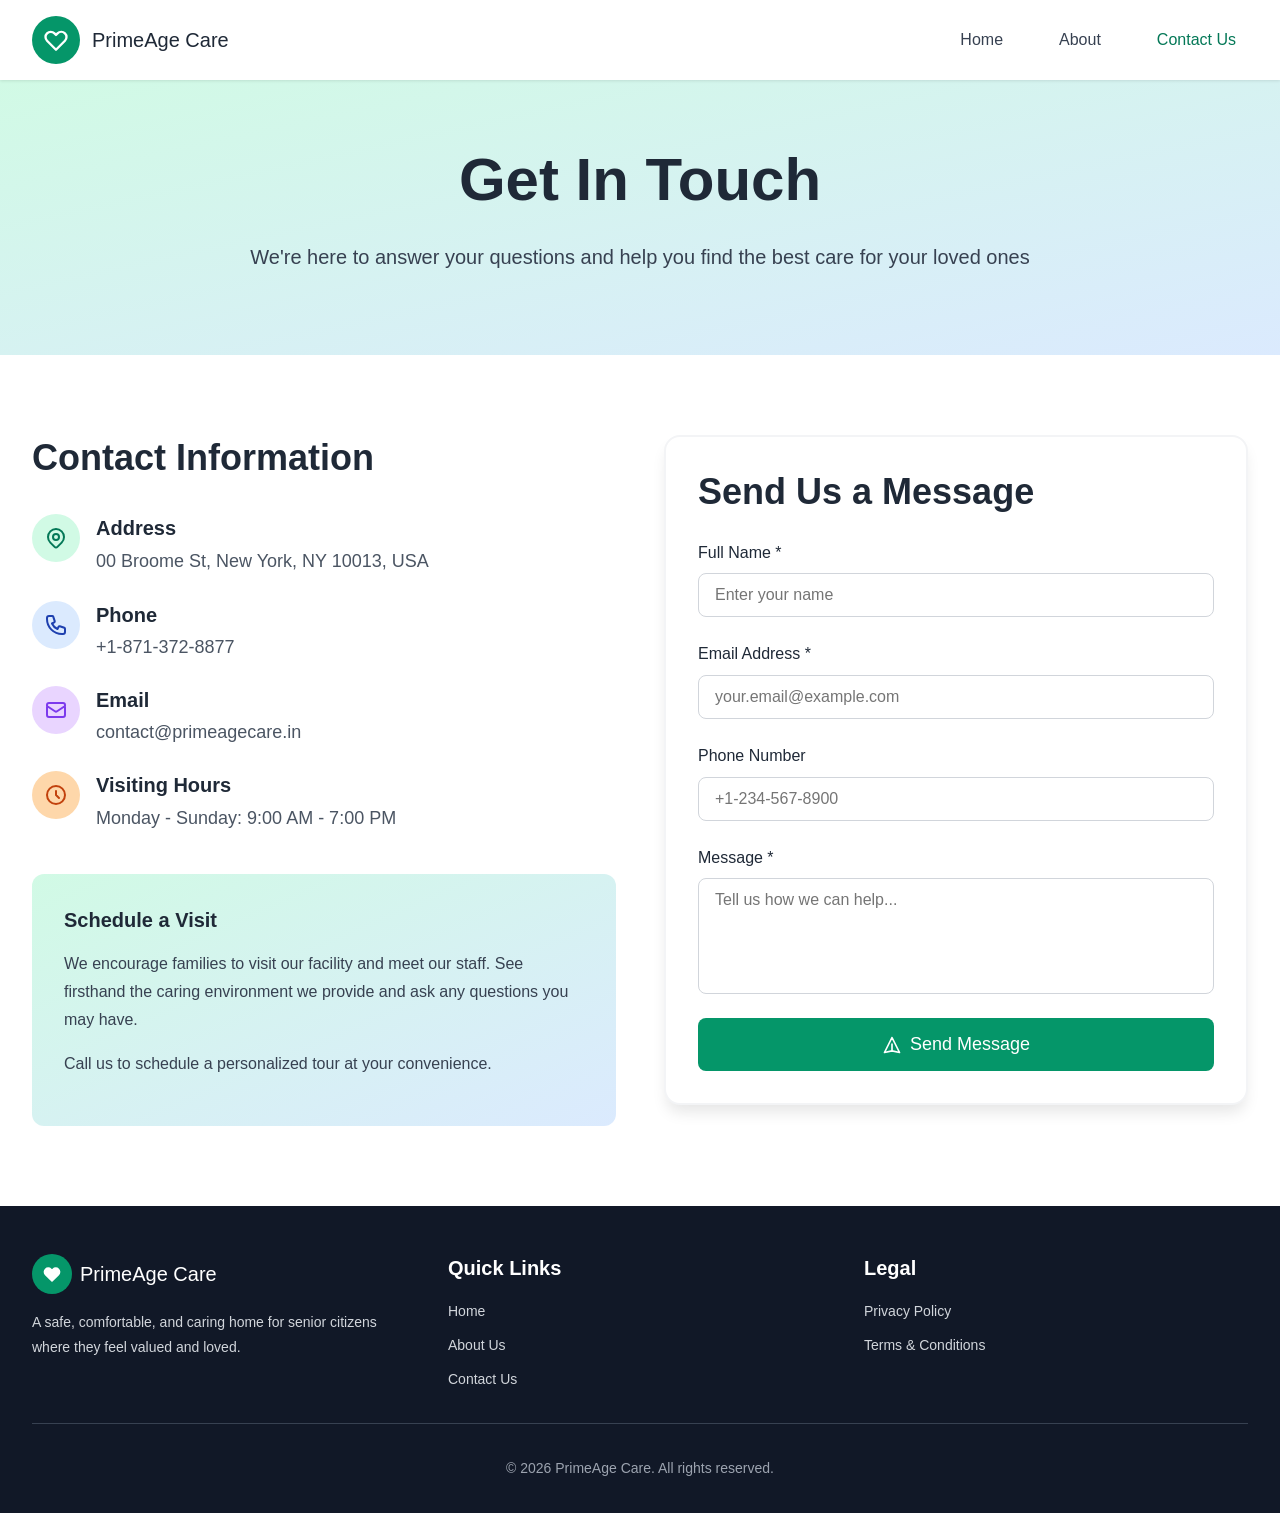
<file: contact.html>
<!DOCTYPE html>
<html lang="en">
<head>
    <meta charset="UTF-8">
    <meta name="viewport" content="width=device-width, initial-scale=1.0">
    <title>Contact Us - PrimeAge Care</title>
    <link rel="stylesheet" href="styles.css">
</head>
<body>
    <!-- Header -->
    <header class="header">
        <div class="container">
            <div class="header-content">
                <a href="index.html" class="logo">
                    <div class="logo-icon">
                        <svg class="icon" fill="none" stroke="currentColor" viewBox="0 0 24 24">
                            <path stroke-linecap="round" stroke-linejoin="round" stroke-width="2" d="M4.318 6.318a4.5 4.5 0 000 6.364L12 20.364l7.682-7.682a4.5 4.5 0 00-6.364-6.364L12 7.636l-1.318-1.318a4.5 4.5 0 00-6.364 0z" />
                        </svg>
                    </div>
                    <span class="logo-text">PrimeAge Care</span>
                </a>

                <nav class="nav-desktop">
                    <a href="index.html" class="nav-link">Home</a>
                    <a href="about.html" class="nav-link">About</a>
                    <a href="contact.html" class="nav-link active">Contact Us</a>
                </nav>

                <button class="mobile-menu-btn" id="mobileMenuBtn">
                    <svg class="icon menu-icon" fill="none" stroke="currentColor" viewBox="0 0 24 24">
                        <path stroke-linecap="round" stroke-linejoin="round" stroke-width="2" d="M4 6h16M4 12h16M4 18h16" />
                    </svg>
                    <svg class="icon close-icon hidden" fill="none" stroke="currentColor" viewBox="0 0 24 24">
                        <path stroke-linecap="round" stroke-linejoin="round" stroke-width="2" d="M6 18L18 6M6 6l12 12" />
                    </svg>
                </button>
            </div>

            <nav class="nav-mobile hidden" id="mobileMenu">
                <a href="index.html" class="nav-link-mobile">Home</a>
                <a href="about.html" class="nav-link-mobile">About</a>
                <a href="contact.html" class="nav-link-mobile active">Contact Us</a>
            </nav>
        </div>
    </header>

    <!-- Main Content -->
    <main>
        <!-- Page Hero -->
        <section class="page-hero">
            <div class="container">
                <h1>Get In Touch</h1>
                <p class="page-hero-subtitle">We're here to answer your questions and help you find the best care for your loved ones</p>
            </div>
        </section>

        <!-- Contact Section -->
        <section class="contact-section">
            <div class="container">
                <div class="contact-grid">
                    <!-- Contact Information -->
                    <div class="contact-info">
                        <h2>Contact Information</h2>
                        <div class="contact-items">
                            <div class="contact-item">
                                <div class="contact-item-icon emerald">
                                    <svg class="icon" fill="none" stroke="currentColor" viewBox="0 0 24 24">
                                        <path stroke-linecap="round" stroke-linejoin="round" stroke-width="2" d="M17.657 16.657L13.414 20.9a1.998 1.998 0 01-2.827 0l-4.244-4.243a8 8 0 1111.314 0z M15 11a3 3 0 11-6 0 3 3 0 016 0z" />
                                    </svg>
                                </div>
                                <div>
                                    <h3>Address</h3>
                                    <p>00 Broome St, New York, NY 10013, USA</p>
                                </div>
                            </div>
                            <div class="contact-item">
                                <div class="contact-item-icon blue">
                                    <svg class="icon" fill="none" stroke="currentColor" viewBox="0 0 24 24">
                                        <path stroke-linecap="round" stroke-linejoin="round" stroke-width="2" d="M3 5a2 2 0 012-2h3.28a1 1 0 01.948.684l1.498 4.493a1 1 0 01-.502 1.21l-2.257 1.13a11.042 11.042 0 005.516 5.516l1.13-2.257a1 1 0 011.21-.502l4.493 1.498a1 1 0 01.684.949V19a2 2 0 01-2 2h-1C9.716 21 3 14.284 3 6V5z" />
                                    </svg>
                                </div>
                                <div>
                                    <h3>Phone</h3>
                                    <a href="tel:+18713728877">+1-871-372-8877</a>
                                </div>
                            </div>
                            <div class="contact-item">
                                <div class="contact-item-icon purple">
                                    <svg class="icon" fill="none" stroke="currentColor" viewBox="0 0 24 24">
                                        <path stroke-linecap="round" stroke-linejoin="round" stroke-width="2" d="M3 8l7.89 5.26a2 2 0 002.22 0L21 8M5 19h14a2 2 0 002-2V7a2 2 0 00-2-2H5a2 2 0 00-2 2v10a2 2 0 002 2z" />
                                    </svg>
                                </div>
                                <div>
                                    <h3>Email</h3>
                                    <a href="mailto:contact@oldage.in">contact@primeagecare.in</a>
                                </div>
                            </div>
                            <div class="contact-item">
                                <div class="contact-item-icon orange">
                                    <svg class="icon" fill="none" stroke="currentColor" viewBox="0 0 24 24">
                                        <path stroke-linecap="round" stroke-linejoin="round" stroke-width="2" d="M12 8v4l3 3m6-3a9 9 0 11-18 0 9 9 0 0118 0z" />
                                    </svg>
                                </div>
                                <div>
                                    <h3>Visiting Hours</h3>
                                    <p>Monday - Sunday: 9:00 AM - 7:00 PM</p>
                                </div>
                            </div>
                        </div>
                        <div class="visit-schedule-box">
                            <h3>Schedule a Visit</h3>
                            <p>We encourage families to visit our facility and meet our staff. See firsthand the caring environment we provide and ask any questions you may have.</p>
                            <p>Call us to schedule a personalized tour at your convenience.</p>
                        </div>
                    </div>

                    <!-- Contact Form -->
                    <div class="contact-form-wrapper">
                        <div class="contact-form-container">
                            <h2>Send Us a Message</h2>
                            <div class="success-message hidden" id="successMessage">
                                Thank you for your message! We'll get back to you soon.
                            </div>
                            <form id="contactForm" class="contact-form">
                                <div class="form-group">
                                    <label for="name">Full Name *</label>
                                    <input type="text" id="name" name="name" required placeholder="Enter your name">
                                </div>
                                <div class="form-group">
                                    <label for="email">Email Address *</label>
                                    <input type="email" id="email" name="email" required placeholder="your.email@example.com">
                                </div>
                                <div class="form-group">
                                    <label for="phone">Phone Number</label>
                                    <input type="tel" id="phone" name="phone" placeholder="+1-234-567-8900">
                                </div>
                                <div class="form-group">
                                    <label for="message">Message *</label>
                                    <textarea id="message" name="message" rows="5" required placeholder="Tell us how we can help..."></textarea>
                                </div>
                                <button type="submit" class="btn btn-primary btn-full">
                                    <svg class="icon-inline" fill="none" stroke="currentColor" viewBox="0 0 24 24">
                                        <path stroke-linecap="round" stroke-linejoin="round" stroke-width="2" d="M12 19l9 2-9-18-9 18 9-2zm0 0v-8" />
                                    </svg>
                                    Send Message
                                </button>
                            </form>
                        </div>
                    </div>
                </div>
            </div>
        </section>

    <!-- Footer -->
    <footer class="footer">
        <div class="container">
            <div class="footer-grid">
                <div class="footer-section">
                    <div class="footer-logo">
                        <div class="footer-logo-icon">
                            <svg class="icon" fill="currentColor" stroke="currentColor" viewBox="0 0 24 24">
                                <path stroke-linecap="round" stroke-linejoin="round" stroke-width="2" d="M4.318 6.318a4.5 4.5 0 000 6.364L12 20.364l7.682-7.682a4.5 4.5 0 00-6.364-6.364L12 7.636l-1.318-1.318a4.5 4.5 0 00-6.364 0z" />
                            </svg>
                        </div>
                        <span>PrimeAge Care</span>
                    </div>
                    <p class="footer-desc">A safe, comfortable, and caring home for senior citizens where they feel valued and loved.</p>
                </div>
                <div class="footer-section">
                    <h3>Quick Links</h3>
                    <ul class="footer-links">
                        <li><a href="index.html">Home</a></li>
                        <li><a href="about.html">About Us</a></li>
                        <li><a href="contact.html">Contact Us</a></li>
                    </ul>
                </div>
                <div class="footer-section">
                    <h3>Legal</h3>
                    <ul class="footer-links">
                        <li><a href="privacy.html">Privacy Policy</a></li>
                        <li><a href="terms.html">Terms & Conditions</a></li>
                    </ul>
                </div>
            </div>
            <div class="footer-bottom">
                <p>&copy; 2026 PrimeAge Care. All rights reserved.</p>
            </div>
        </div>
    </footer>

    <script src="script.js"></script>
</body>
</html>
</file>
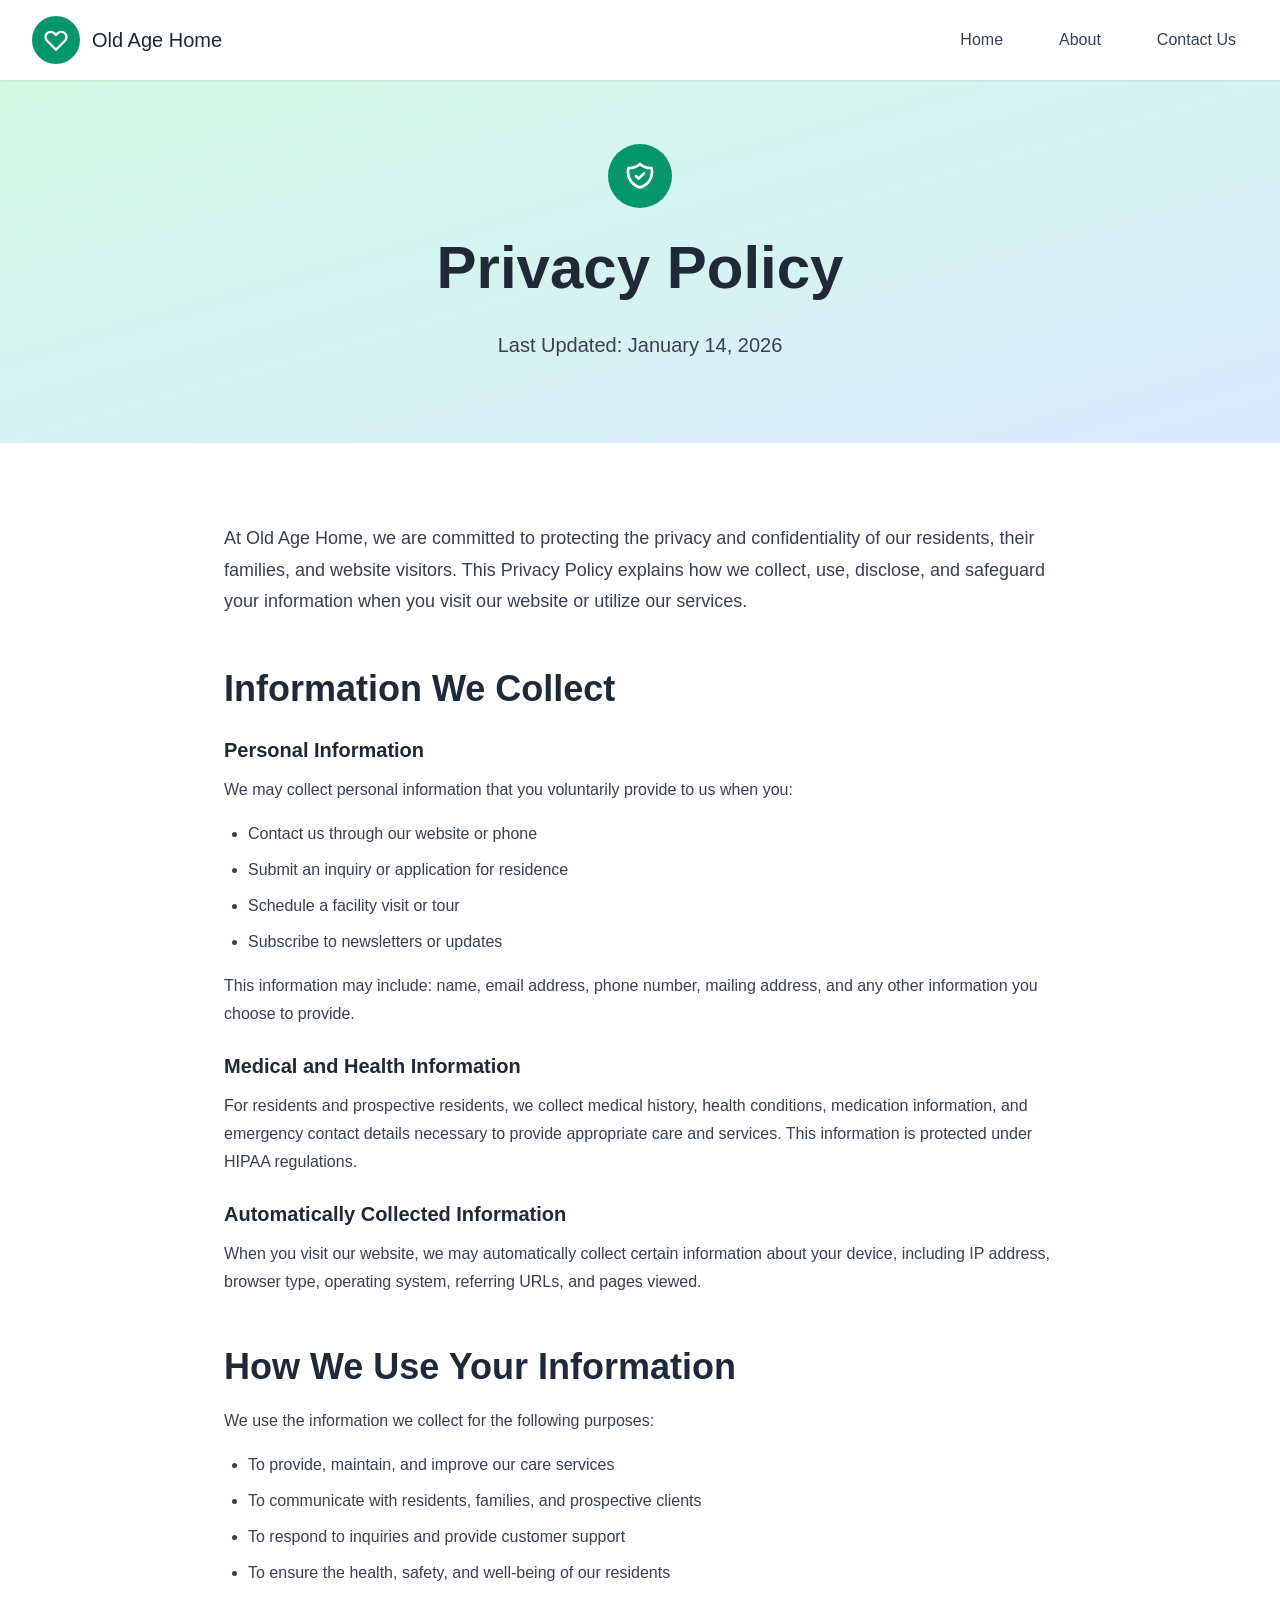
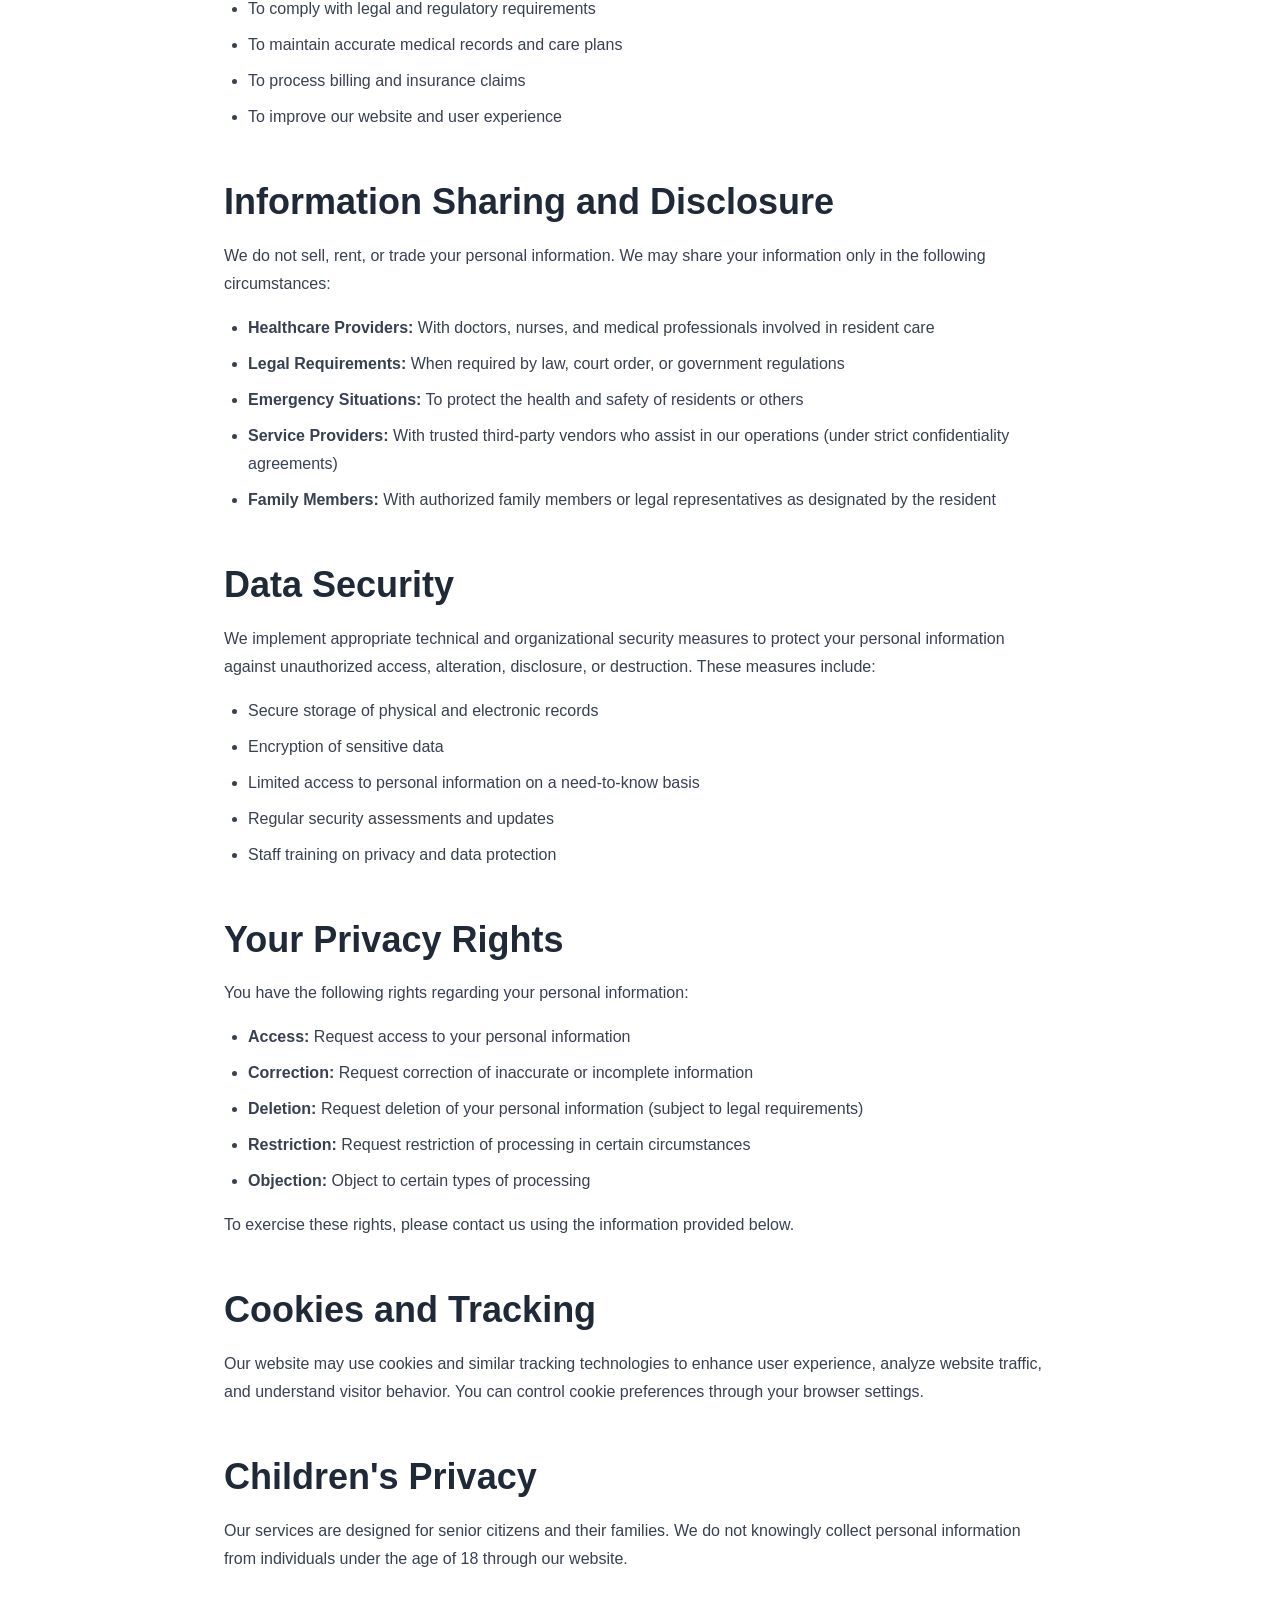
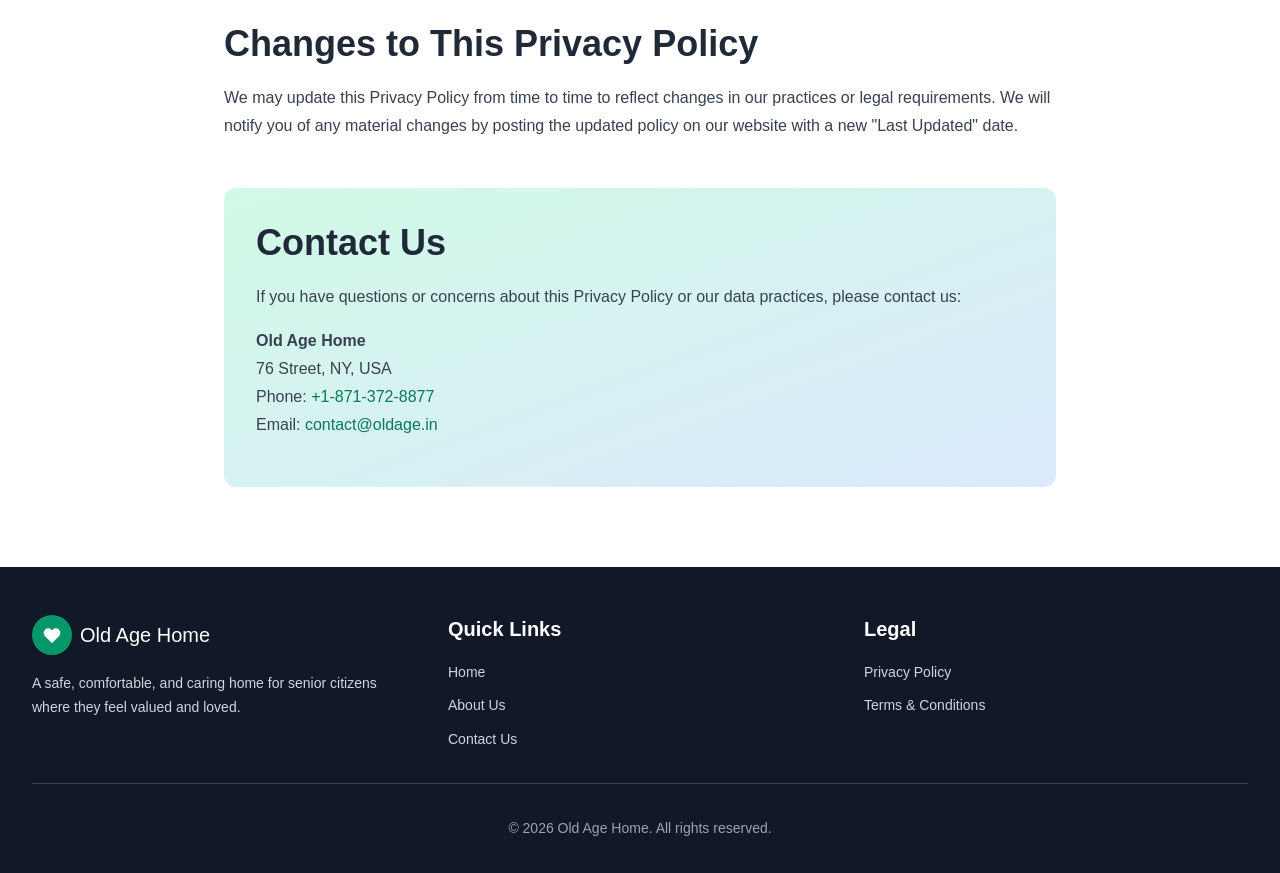
<file: privacy.html>
<!DOCTYPE html>
<html lang="en">
<head>
    <meta charset="UTF-8">
    <meta name="viewport" content="width=device-width, initial-scale=1.0">
    <title>Privacy Policy - Old Age Home</title>
    <link rel="stylesheet" href="styles.css">
</head>
<body>
    <!-- Header -->
    <header class="header">
        <div class="container">
            <div class="header-content">
                <a href="index.html" class="logo">
                    <div class="logo-icon">
                        <svg class="icon" fill="none" stroke="currentColor" viewBox="0 0 24 24">
                            <path stroke-linecap="round" stroke-linejoin="round" stroke-width="2" d="M4.318 6.318a4.5 4.5 0 000 6.364L12 20.364l7.682-7.682a4.5 4.5 0 00-6.364-6.364L12 7.636l-1.318-1.318a4.5 4.5 0 00-6.364 0z" />
                        </svg>
                    </div>
                    <span class="logo-text">Old Age Home</span>
                </a>

                <nav class="nav-desktop">
                    <a href="index.html" class="nav-link">Home</a>
                    <a href="about.html" class="nav-link">About</a>
                    <a href="contact.html" class="nav-link">Contact Us</a>
                </nav>

                <button class="mobile-menu-btn" id="mobileMenuBtn">
                    <svg class="icon menu-icon" fill="none" stroke="currentColor" viewBox="0 0 24 24">
                        <path stroke-linecap="round" stroke-linejoin="round" stroke-width="2" d="M4 6h16M4 12h16M4 18h16" />
                    </svg>
                    <svg class="icon close-icon hidden" fill="none" stroke="currentColor" viewBox="0 0 24 24">
                        <path stroke-linecap="round" stroke-linejoin="round" stroke-width="2" d="M6 18L18 6M6 6l12 12" />
                    </svg>
                </button>
            </div>

            <nav class="nav-mobile hidden" id="mobileMenu">
                <a href="index.html" class="nav-link-mobile">Home</a>
                <a href="about.html" class="nav-link-mobile">About</a>
                <a href="contact.html" class="nav-link-mobile">Contact Us</a>
            </nav>
        </div>
    </header>

    <!-- Main Content -->
    <main>
        <!-- Page Hero -->
        <section class="page-hero">
            <div class="container">
                <div class="legal-icon emerald">
                    <svg class="icon" fill="none" stroke="currentColor" viewBox="0 0 24 24">
                        <path stroke-linecap="round" stroke-linejoin="round" stroke-width="2" d="M9 12l2 2 4-4m5.618-4.016A11.955 11.955 0 0112 2.944a11.955 11.955 0 01-8.618 3.04A12.02 12.02 0 003 9c0 5.591 3.824 10.29 9 11.622 5.176-1.332 9-6.03 9-11.622 0-1.042-.133-2.052-.382-3.016z" />
                    </svg>
                </div>
                <h1>Privacy Policy</h1>
                <p class="page-hero-subtitle">Last Updated: January 14, 2026</p>
            </div>
        </section>

        <!-- Content -->
        <section class="legal-content">
            <div class="container-narrow">
                <div class="legal-intro">
                    <p>At Old Age Home, we are committed to protecting the privacy and confidentiality of our residents, their families, and website visitors. This Privacy Policy explains how we collect, use, disclose, and safeguard your information when you visit our website or utilize our services.</p>
                </div>

                <div class="legal-section">
                    <h2>Information We Collect</h2>
                    
                    <h3>Personal Information</h3>
                    <p>We may collect personal information that you voluntarily provide to us when you:</p>
                    <ul>
                        <li>Contact us through our website or phone</li>
                        <li>Submit an inquiry or application for residence</li>
                        <li>Schedule a facility visit or tour</li>
                        <li>Subscribe to newsletters or updates</li>
                    </ul>
                    <p>This information may include: name, email address, phone number, mailing address, and any other information you choose to provide.</p>

                    <h3>Medical and Health Information</h3>
                    <p>For residents and prospective residents, we collect medical history, health conditions, medication information, and emergency contact details necessary to provide appropriate care and services. This information is protected under HIPAA regulations.</p>

                    <h3>Automatically Collected Information</h3>
                    <p>When you visit our website, we may automatically collect certain information about your device, including IP address, browser type, operating system, referring URLs, and pages viewed.</p>
                </div>

                <div class="legal-section">
                    <h2>How We Use Your Information</h2>
                    <p>We use the information we collect for the following purposes:</p>
                    <ul>
                        <li>To provide, maintain, and improve our care services</li>
                        <li>To communicate with residents, families, and prospective clients</li>
                        <li>To respond to inquiries and provide customer support</li>
                        <li>To ensure the health, safety, and well-being of our residents</li>
                        <li>To comply with legal and regulatory requirements</li>
                        <li>To maintain accurate medical records and care plans</li>
                        <li>To process billing and insurance claims</li>
                        <li>To improve our website and user experience</li>
                    </ul>
                </div>

                <div class="legal-section">
                    <h2>Information Sharing and Disclosure</h2>
                    <p>We do not sell, rent, or trade your personal information. We may share your information only in the following circumstances:</p>
                    <ul>
                        <li><strong>Healthcare Providers:</strong> With doctors, nurses, and medical professionals involved in resident care</li>
                        <li><strong>Legal Requirements:</strong> When required by law, court order, or government regulations</li>
                        <li><strong>Emergency Situations:</strong> To protect the health and safety of residents or others</li>
                        <li><strong>Service Providers:</strong> With trusted third-party vendors who assist in our operations (under strict confidentiality agreements)</li>
                        <li><strong>Family Members:</strong> With authorized family members or legal representatives as designated by the resident</li>
                    </ul>
                </div>

                <div class="legal-section">
                    <h2>Data Security</h2>
                    <p>We implement appropriate technical and organizational security measures to protect your personal information against unauthorized access, alteration, disclosure, or destruction. These measures include:</p>
                    <ul>
                        <li>Secure storage of physical and electronic records</li>
                        <li>Encryption of sensitive data</li>
                        <li>Limited access to personal information on a need-to-know basis</li>
                        <li>Regular security assessments and updates</li>
                        <li>Staff training on privacy and data protection</li>
                    </ul>
                </div>

                <div class="legal-section">
                    <h2>Your Privacy Rights</h2>
                    <p>You have the following rights regarding your personal information:</p>
                    <ul>
                        <li><strong>Access:</strong> Request access to your personal information</li>
                        <li><strong>Correction:</strong> Request correction of inaccurate or incomplete information</li>
                        <li><strong>Deletion:</strong> Request deletion of your personal information (subject to legal requirements)</li>
                        <li><strong>Restriction:</strong> Request restriction of processing in certain circumstances</li>
                        <li><strong>Objection:</strong> Object to certain types of processing</li>
                    </ul>
                    <p>To exercise these rights, please contact us using the information provided below.</p>
                </div>

                <div class="legal-section">
                    <h2>Cookies and Tracking</h2>
                    <p>Our website may use cookies and similar tracking technologies to enhance user experience, analyze website traffic, and understand visitor behavior. You can control cookie preferences through your browser settings.</p>
                </div>

                <div class="legal-section">
                    <h2>Children's Privacy</h2>
                    <p>Our services are designed for senior citizens and their families. We do not knowingly collect personal information from individuals under the age of 18 through our website.</p>
                </div>

                <div class="legal-section">
                    <h2>Changes to This Privacy Policy</h2>
                    <p>We may update this Privacy Policy from time to time to reflect changes in our practices or legal requirements. We will notify you of any material changes by posting the updated policy on our website with a new "Last Updated" date.</p>
                </div>

                <div class="legal-contact-box">
                    <h2>Contact Us</h2>
                    <p>If you have questions or concerns about this Privacy Policy or our data practices, please contact us:</p>
                    <p><strong>Old Age Home</strong><br>
                    76 Street, NY, USA<br>
                    Phone: <a href="tel:+18713728877">+1-871-372-8877</a><br>
                    Email: <a href="mailto:contact@oldage.in">contact@oldage.in</a></p>
                </div>
            </div>
        </section>
    </main>

    <!-- Footer -->
    <footer class="footer">
        <div class="container">
            <div class="footer-grid">
                <div class="footer-section">
                    <div class="footer-logo">
                        <div class="footer-logo-icon">
                            <svg class="icon" fill="currentColor" stroke="currentColor" viewBox="0 0 24 24">
                                <path stroke-linecap="round" stroke-linejoin="round" stroke-width="2" d="M4.318 6.318a4.5 4.5 0 000 6.364L12 20.364l7.682-7.682a4.5 4.5 0 00-6.364-6.364L12 7.636l-1.318-1.318a4.5 4.5 0 00-6.364 0z" />
                            </svg>
                        </div>
                        <span>Old Age Home</span>
                    </div>
                    <p class="footer-desc">A safe, comfortable, and caring home for senior citizens where they feel valued and loved.</p>
                </div>
                <div class="footer-section">
                    <h3>Quick Links</h3>
                    <ul class="footer-links">
                        <li><a href="index.html">Home</a></li>
                        <li><a href="about.html">About Us</a></li>
                        <li><a href="contact.html">Contact Us</a></li>
                    </ul>
                </div>
                <div class="footer-section">
                    <h3>Legal</h3>
                    <ul class="footer-links">
                        <li><a href="privacy.html">Privacy Policy</a></li>
                        <li><a href="terms.html">Terms & Conditions</a></li>
                    </ul>
                </div>
            </div>
            <div class="footer-bottom">
                <p>&copy; 2026 Old Age Home. All rights reserved.</p>
            </div>
        </div>
    </footer>

    <script src="script.js"></script>
</body>
</html>
</file>
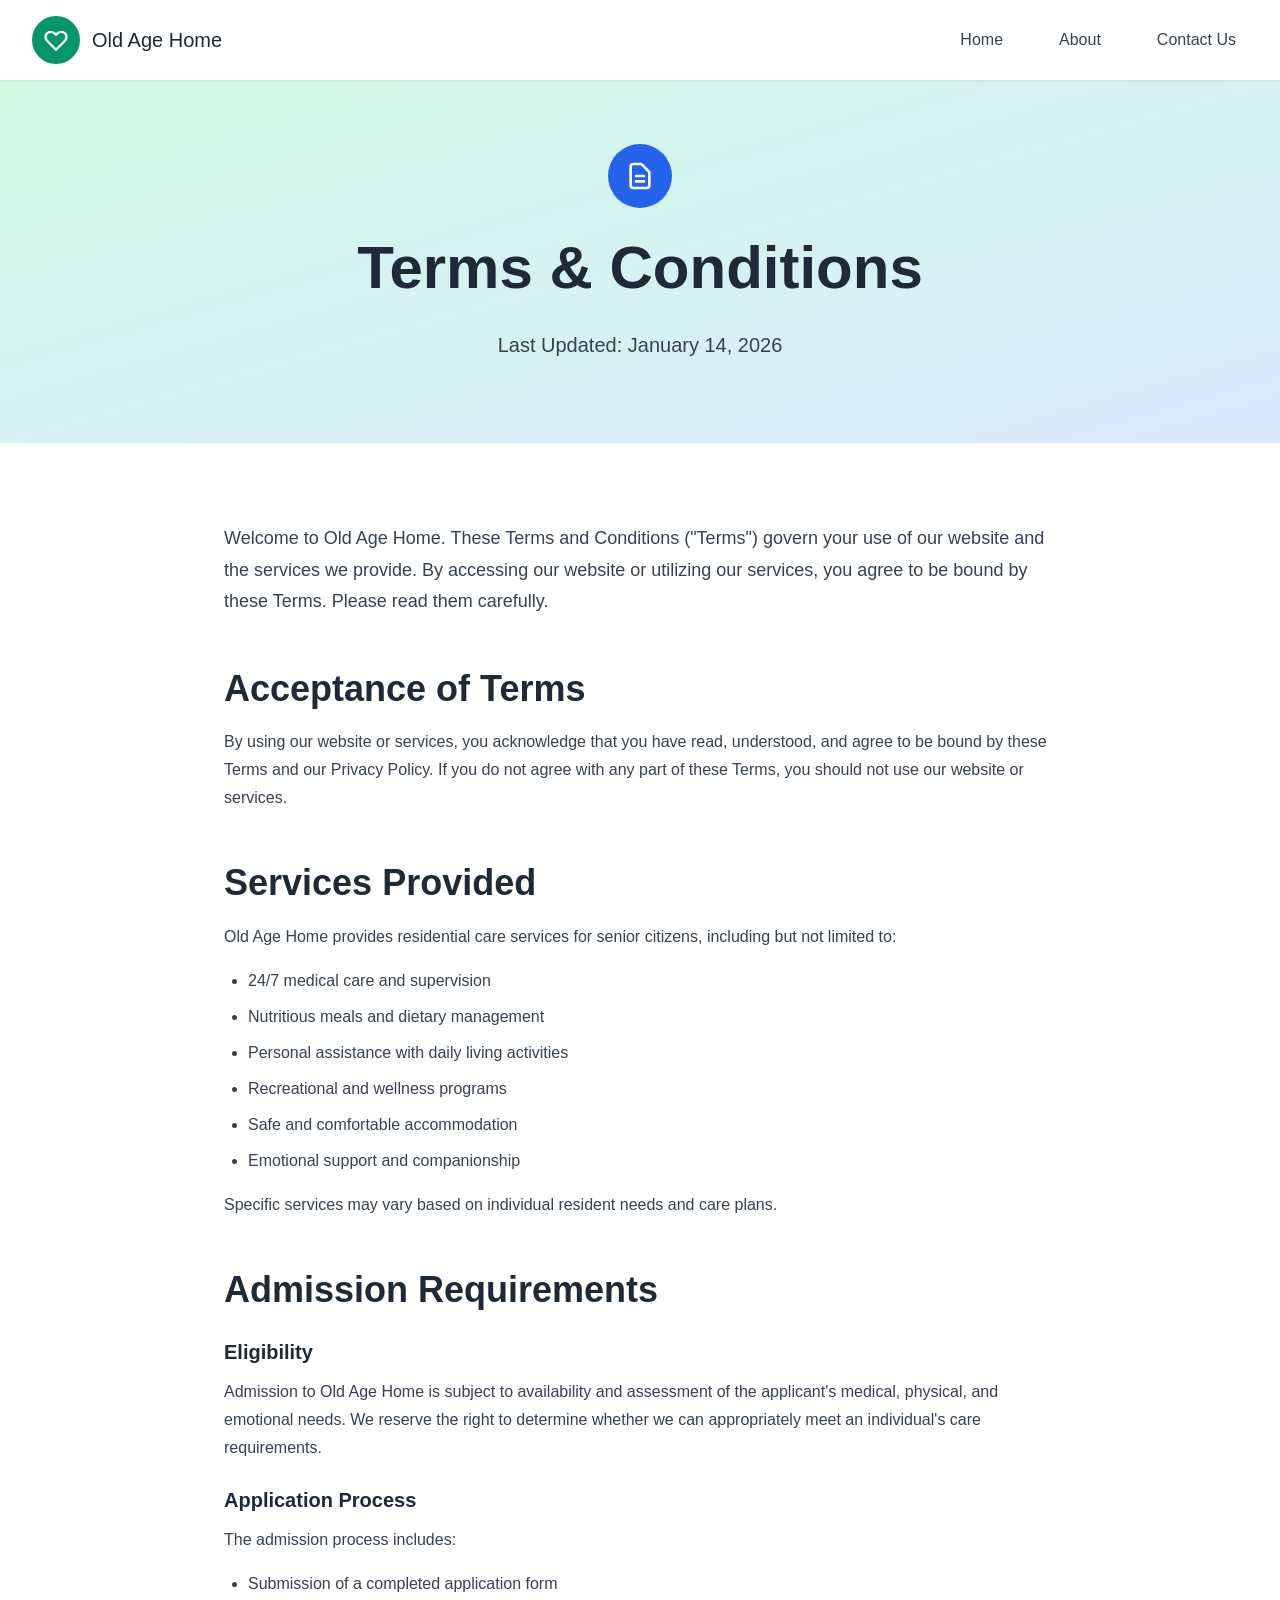
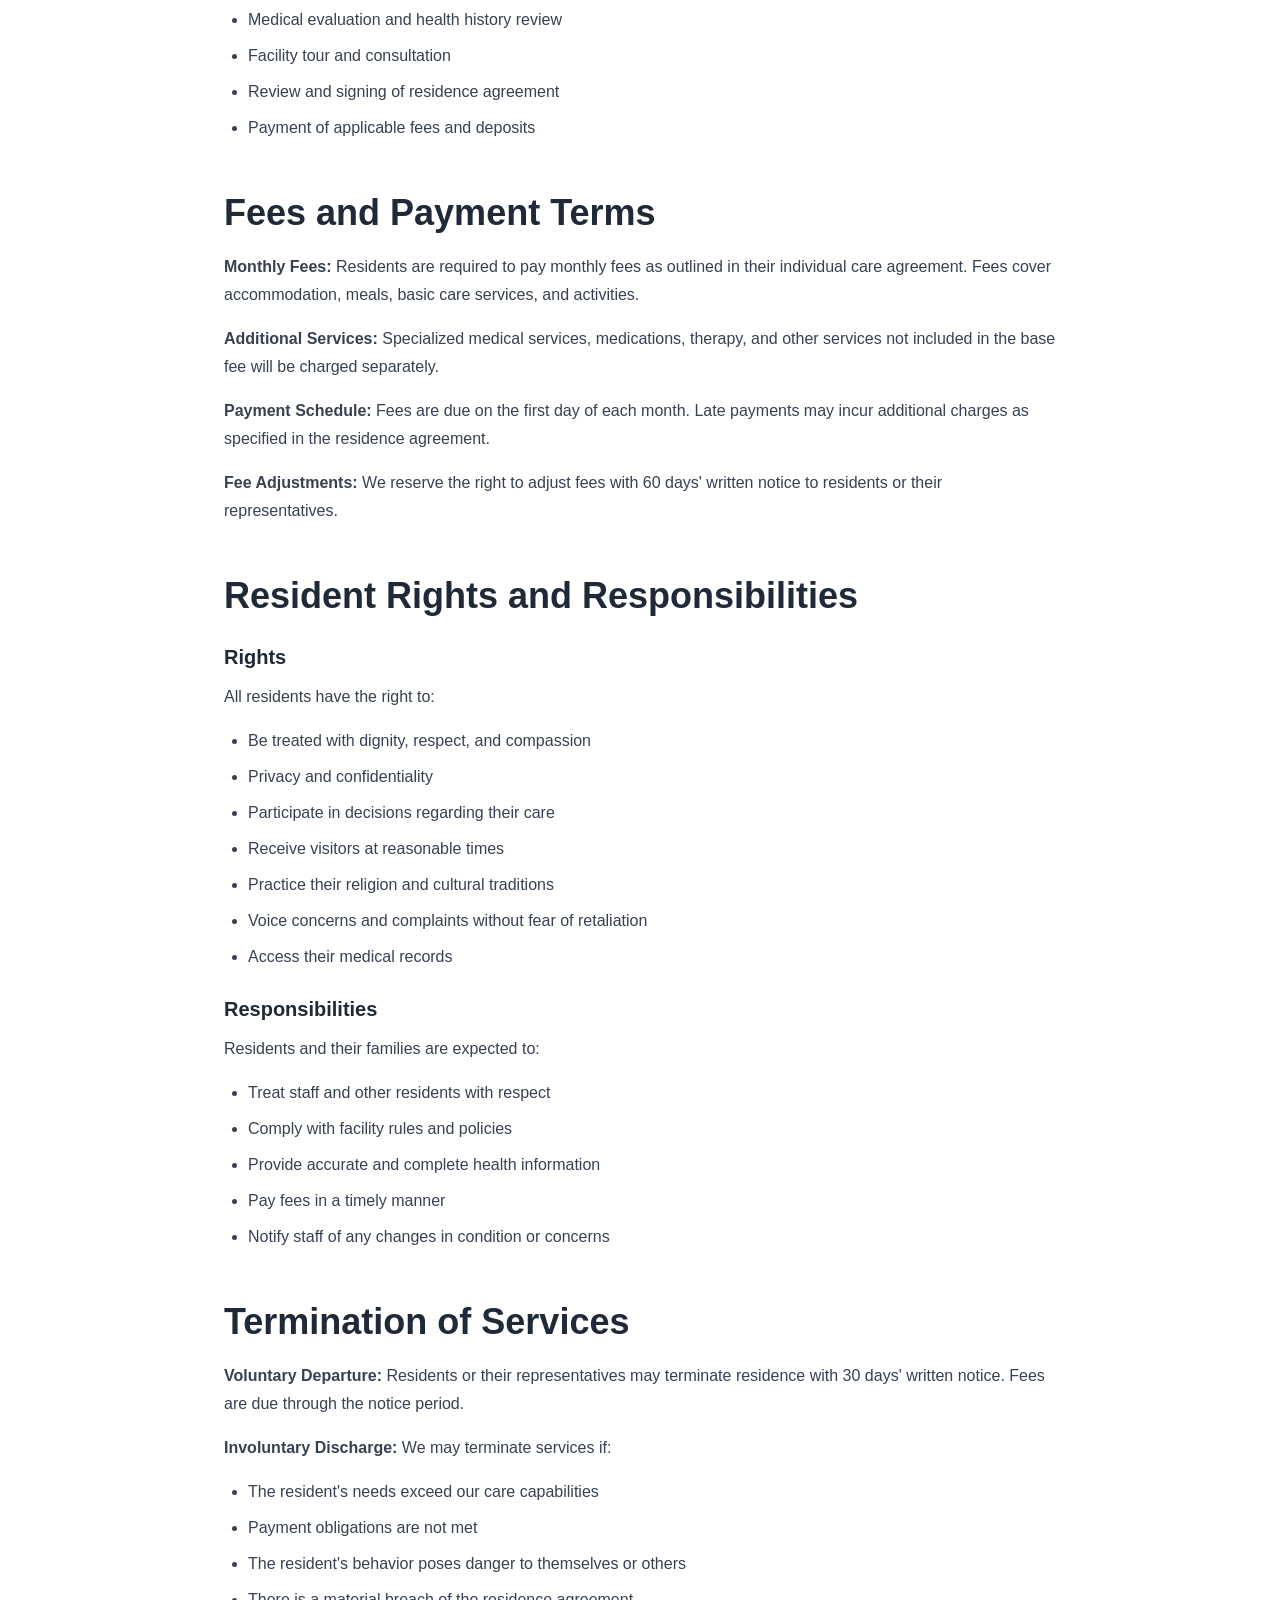
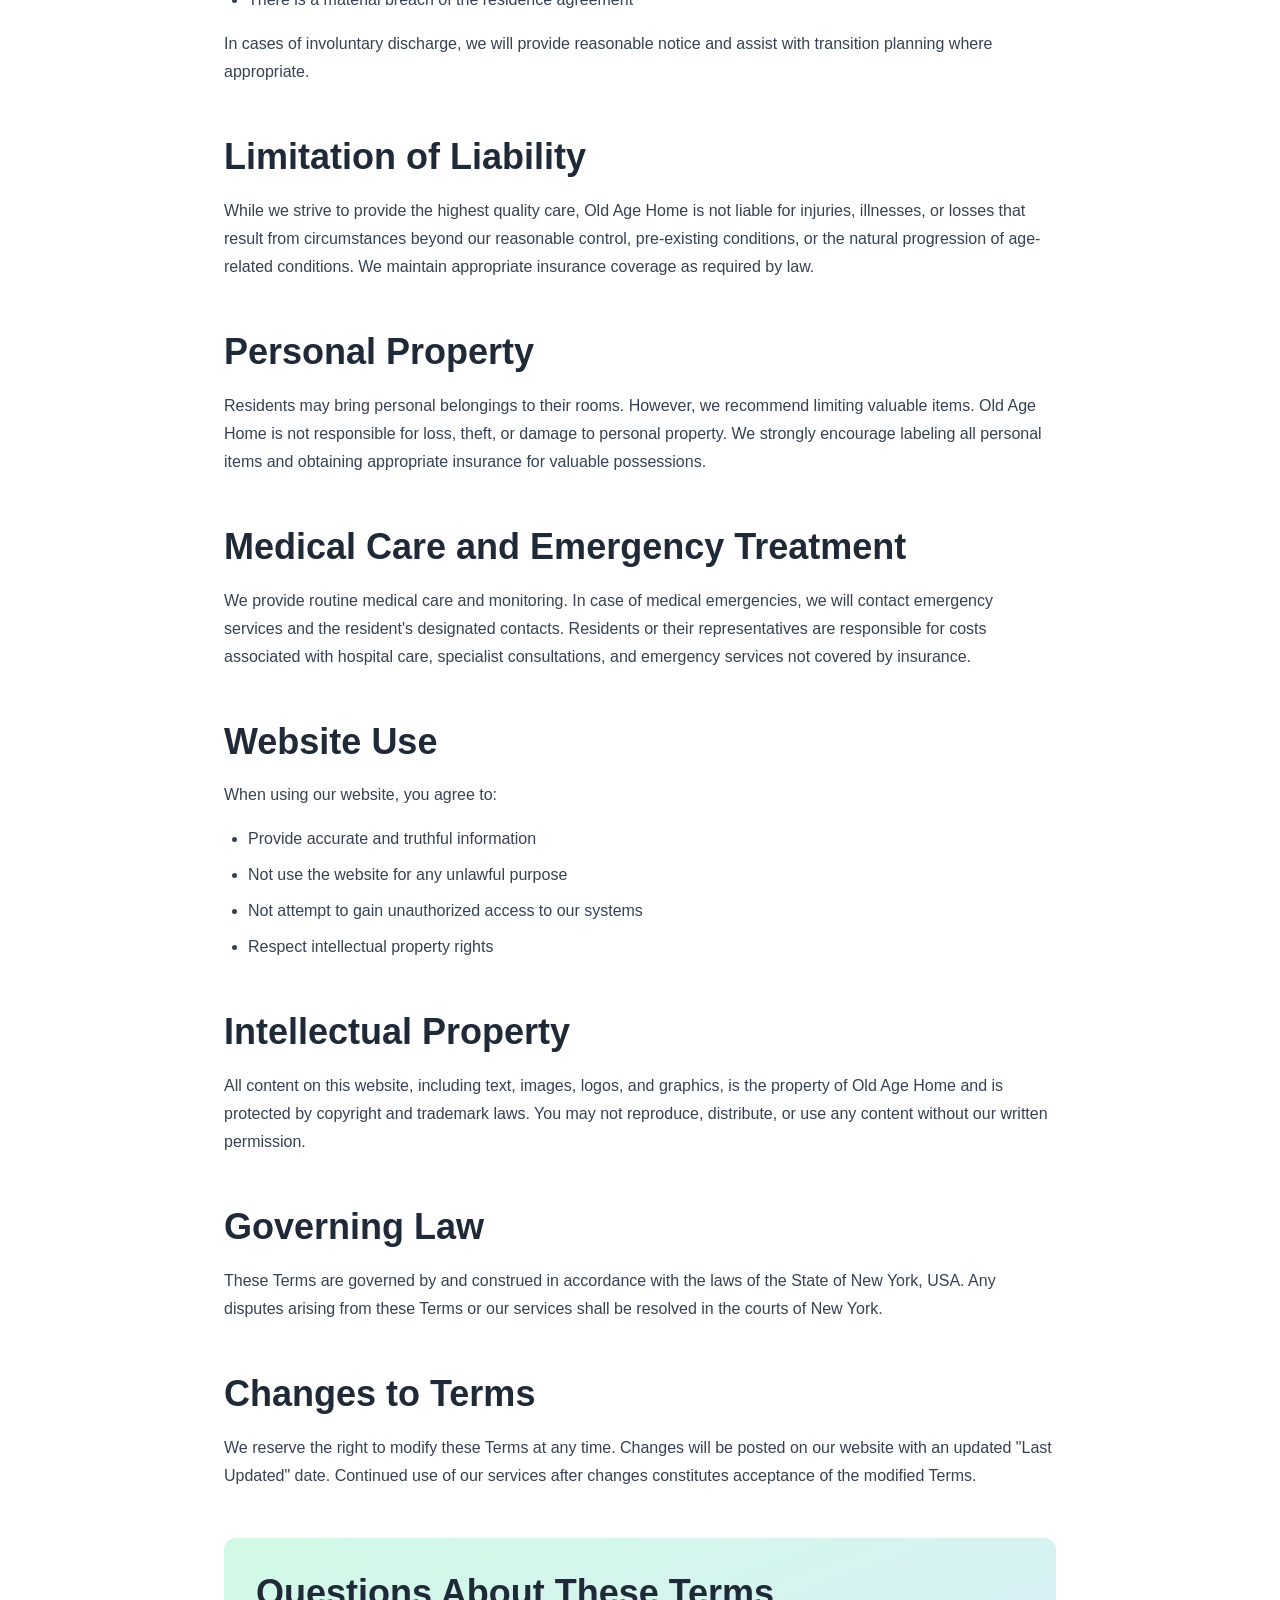
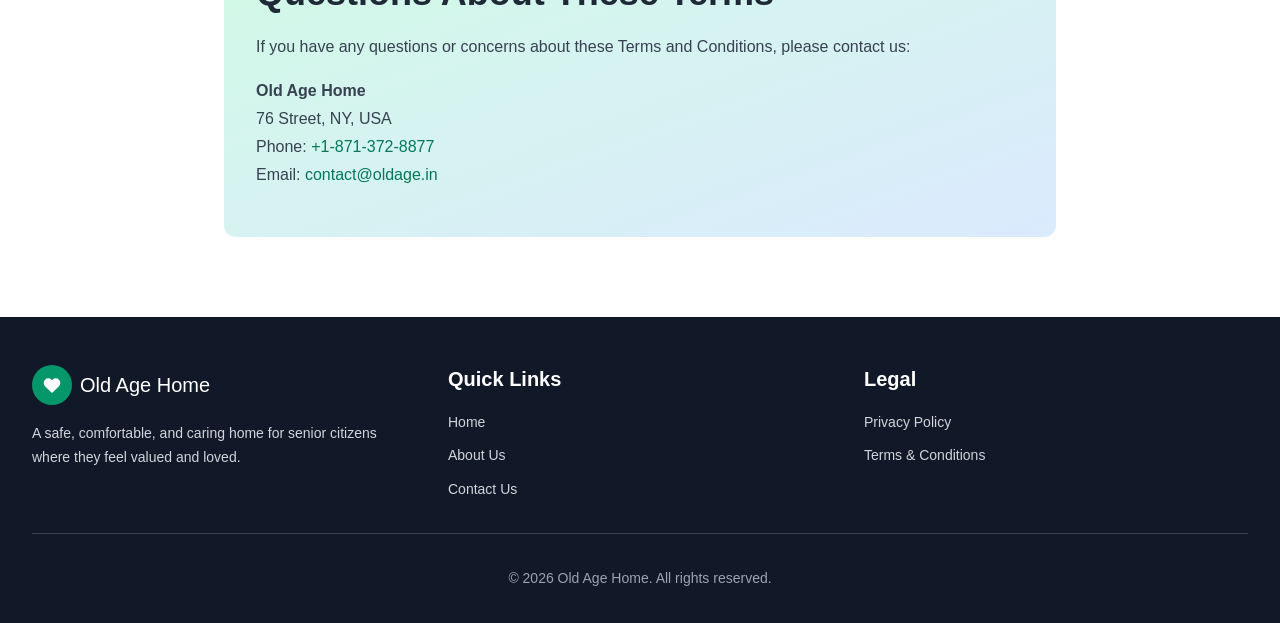
<file: terms.html>
<!DOCTYPE html>
<html lang="en">
<head>
    <meta charset="UTF-8">
    <meta name="viewport" content="width=device-width, initial-scale=1.0">
    <title>Terms & Conditions - Old Age Home</title>
    <link rel="stylesheet" href="styles.css">
</head>
<body>
    <!-- Header -->
    <header class="header">
        <div class="container">
            <div class="header-content">
                <a href="index.html" class="logo">
                    <div class="logo-icon">
                        <svg class="icon" fill="none" stroke="currentColor" viewBox="0 0 24 24">
                            <path stroke-linecap="round" stroke-linejoin="round" stroke-width="2" d="M4.318 6.318a4.5 4.5 0 000 6.364L12 20.364l7.682-7.682a4.5 4.5 0 00-6.364-6.364L12 7.636l-1.318-1.318a4.5 4.5 0 00-6.364 0z" />
                        </svg>
                    </div>
                    <span class="logo-text">Old Age Home</span>
                </a>

                <nav class="nav-desktop">
                    <a href="index.html" class="nav-link">Home</a>
                    <a href="about.html" class="nav-link">About</a>
                    <a href="contact.html" class="nav-link">Contact Us</a>
                </nav>

                <button class="mobile-menu-btn" id="mobileMenuBtn">
                    <svg class="icon menu-icon" fill="none" stroke="currentColor" viewBox="0 0 24 24">
                        <path stroke-linecap="round" stroke-linejoin="round" stroke-width="2" d="M4 6h16M4 12h16M4 18h16" />
                    </svg>
                    <svg class="icon close-icon hidden" fill="none" stroke="currentColor" viewBox="0 0 24 24">
                        <path stroke-linecap="round" stroke-linejoin="round" stroke-width="2" d="M6 18L18 6M6 6l12 12" />
                    </svg>
                </button>
            </div>

            <nav class="nav-mobile hidden" id="mobileMenu">
                <a href="index.html" class="nav-link-mobile">Home</a>
                <a href="about.html" class="nav-link-mobile">About</a>
                <a href="contact.html" class="nav-link-mobile">Contact Us</a>
            </nav>
        </div>
    </header>

    <!-- Main Content -->
    <main>
        <!-- Page Hero -->
        <section class="page-hero">
            <div class="container">
                <div class="legal-icon blue">
                    <svg class="icon" fill="none" stroke="currentColor" viewBox="0 0 24 24">
                        <path stroke-linecap="round" stroke-linejoin="round" stroke-width="2" d="M9 12h6m-6 4h6m2 5H7a2 2 0 01-2-2V5a2 2 0 012-2h5.586a1 1 0 01.707.293l5.414 5.414a1 1 0 01.293.707V19a2 2 0 01-2 2z" />
                    </svg>
                </div>
                <h1>Terms & Conditions</h1>
                <p class="page-hero-subtitle">Last Updated: January 14, 2026</p>
            </div>
        </section>

        <!-- Content -->
        <section class="legal-content">
            <div class="container-narrow">
                <div class="legal-intro">
                    <p>Welcome to Old Age Home. These Terms and Conditions ("Terms") govern your use of our website and the services we provide. By accessing our website or utilizing our services, you agree to be bound by these Terms. Please read them carefully.</p>
                </div>

                <div class="legal-section">
                    <h2>Acceptance of Terms</h2>
                    <p>By using our website or services, you acknowledge that you have read, understood, and agree to be bound by these Terms and our Privacy Policy. If you do not agree with any part of these Terms, you should not use our website or services.</p>
                </div>

                <div class="legal-section">
                    <h2>Services Provided</h2>
                    <p>Old Age Home provides residential care services for senior citizens, including but not limited to:</p>
                    <ul>
                        <li>24/7 medical care and supervision</li>
                        <li>Nutritious meals and dietary management</li>
                        <li>Personal assistance with daily living activities</li>
                        <li>Recreational and wellness programs</li>
                        <li>Safe and comfortable accommodation</li>
                        <li>Emotional support and companionship</li>
                    </ul>
                    <p>Specific services may vary based on individual resident needs and care plans.</p>
                </div>

                <div class="legal-section">
                    <h2>Admission Requirements</h2>
                    
                    <h3>Eligibility</h3>
                    <p>Admission to Old Age Home is subject to availability and assessment of the applicant's medical, physical, and emotional needs. We reserve the right to determine whether we can appropriately meet an individual's care requirements.</p>

                    <h3>Application Process</h3>
                    <p>The admission process includes:</p>
                    <ul>
                        <li>Submission of a completed application form</li>
                        <li>Medical evaluation and health history review</li>
                        <li>Facility tour and consultation</li>
                        <li>Review and signing of residence agreement</li>
                        <li>Payment of applicable fees and deposits</li>
                    </ul>
                </div>

                <div class="legal-section">
                    <h2>Fees and Payment Terms</h2>
                    <p><strong>Monthly Fees:</strong> Residents are required to pay monthly fees as outlined in their individual care agreement. Fees cover accommodation, meals, basic care services, and activities.</p>
                    <p><strong>Additional Services:</strong> Specialized medical services, medications, therapy, and other services not included in the base fee will be charged separately.</p>
                    <p><strong>Payment Schedule:</strong> Fees are due on the first day of each month. Late payments may incur additional charges as specified in the residence agreement.</p>
                    <p><strong>Fee Adjustments:</strong> We reserve the right to adjust fees with 60 days' written notice to residents or their representatives.</p>
                </div>

                <div class="legal-section">
                    <h2>Resident Rights and Responsibilities</h2>
                    
                    <h3>Rights</h3>
                    <p>All residents have the right to:</p>
                    <ul>
                        <li>Be treated with dignity, respect, and compassion</li>
                        <li>Privacy and confidentiality</li>
                        <li>Participate in decisions regarding their care</li>
                        <li>Receive visitors at reasonable times</li>
                        <li>Practice their religion and cultural traditions</li>
                        <li>Voice concerns and complaints without fear of retaliation</li>
                        <li>Access their medical records</li>
                    </ul>

                    <h3>Responsibilities</h3>
                    <p>Residents and their families are expected to:</p>
                    <ul>
                        <li>Treat staff and other residents with respect</li>
                        <li>Comply with facility rules and policies</li>
                        <li>Provide accurate and complete health information</li>
                        <li>Pay fees in a timely manner</li>
                        <li>Notify staff of any changes in condition or concerns</li>
                    </ul>
                </div>

                <div class="legal-section">
                    <h2>Termination of Services</h2>
                    <p><strong>Voluntary Departure:</strong> Residents or their representatives may terminate residence with 30 days' written notice. Fees are due through the notice period.</p>
                    <p><strong>Involuntary Discharge:</strong> We may terminate services if:</p>
                    <ul>
                        <li>The resident's needs exceed our care capabilities</li>
                        <li>Payment obligations are not met</li>
                        <li>The resident's behavior poses danger to themselves or others</li>
                        <li>There is a material breach of the residence agreement</li>
                    </ul>
                    <p>In cases of involuntary discharge, we will provide reasonable notice and assist with transition planning where appropriate.</p>
                </div>

                <div class="legal-section">
                    <h2>Limitation of Liability</h2>
                    <p>While we strive to provide the highest quality care, Old Age Home is not liable for injuries, illnesses, or losses that result from circumstances beyond our reasonable control, pre-existing conditions, or the natural progression of age-related conditions. We maintain appropriate insurance coverage as required by law.</p>
                </div>

                <div class="legal-section">
                    <h2>Personal Property</h2>
                    <p>Residents may bring personal belongings to their rooms. However, we recommend limiting valuable items. Old Age Home is not responsible for loss, theft, or damage to personal property. We strongly encourage labeling all personal items and obtaining appropriate insurance for valuable possessions.</p>
                </div>

                <div class="legal-section">
                    <h2>Medical Care and Emergency Treatment</h2>
                    <p>We provide routine medical care and monitoring. In case of medical emergencies, we will contact emergency services and the resident's designated contacts. Residents or their representatives are responsible for costs associated with hospital care, specialist consultations, and emergency services not covered by insurance.</p>
                </div>

                <div class="legal-section">
                    <h2>Website Use</h2>
                    <p>When using our website, you agree to:</p>
                    <ul>
                        <li>Provide accurate and truthful information</li>
                        <li>Not use the website for any unlawful purpose</li>
                        <li>Not attempt to gain unauthorized access to our systems</li>
                        <li>Respect intellectual property rights</li>
                    </ul>
                </div>

                <div class="legal-section">
                    <h2>Intellectual Property</h2>
                    <p>All content on this website, including text, images, logos, and graphics, is the property of Old Age Home and is protected by copyright and trademark laws. You may not reproduce, distribute, or use any content without our written permission.</p>
                </div>

                <div class="legal-section">
                    <h2>Governing Law</h2>
                    <p>These Terms are governed by and construed in accordance with the laws of the State of New York, USA. Any disputes arising from these Terms or our services shall be resolved in the courts of New York.</p>
                </div>

                <div class="legal-section">
                    <h2>Changes to Terms</h2>
                    <p>We reserve the right to modify these Terms at any time. Changes will be posted on our website with an updated "Last Updated" date. Continued use of our services after changes constitutes acceptance of the modified Terms.</p>
                </div>

                <div class="legal-contact-box">
                    <h2>Questions About These Terms</h2>
                    <p>If you have any questions or concerns about these Terms and Conditions, please contact us:</p>
                    <p><strong>Old Age Home</strong><br>
                    76 Street, NY, USA<br>
                    Phone: <a href="tel:+18713728877">+1-871-372-8877</a><br>
                    Email: <a href="mailto:contact@oldage.in">contact@oldage.in</a></p>
                </div>
            </div>
        </section>
    </main>

    <!-- Footer -->
    <footer class="footer">
        <div class="container">
            <div class="footer-grid">
                <div class="footer-section">
                    <div class="footer-logo">
                        <div class="footer-logo-icon">
                            <svg class="icon" fill="currentColor" stroke="currentColor" viewBox="0 0 24 24">
                                <path stroke-linecap="round" stroke-linejoin="round" stroke-width="2" d="M4.318 6.318a4.5 4.5 0 000 6.364L12 20.364l7.682-7.682a4.5 4.5 0 00-6.364-6.364L12 7.636l-1.318-1.318a4.5 4.5 0 00-6.364 0z" />
                            </svg>
                        </div>
                        <span>Old Age Home</span>
                    </div>
                    <p class="footer-desc">A safe, comfortable, and caring home for senior citizens where they feel valued and loved.</p>
                </div>
                <div class="footer-section">
                    <h3>Quick Links</h3>
                    <ul class="footer-links">
                        <li><a href="index.html">Home</a></li>
                        <li><a href="about.html">About Us</a></li>
                        <li><a href="contact.html">Contact Us</a></li>
                    </ul>
                </div>
                <div class="footer-section">
                    <h3>Legal</h3>
                    <ul class="footer-links">
                        <li><a href="privacy.html">Privacy Policy</a></li>
                        <li><a href="terms.html">Terms & Conditions</a></li>
                    </ul>
                </div>
            </div>
            <div class="footer-bottom">
                <p>&copy; 2026 Old Age Home. All rights reserved.</p>
            </div>
        </div>
    </footer>

    <script src="script.js"></script>
</body>
</html>
</file>
<file: styles.css>
/* Reset and Base Styles */
* {
    margin: 0;
    padding: 0;
    box-sizing: border-box;
}

body {
    font-family: -apple-system, BlinkMacSystemFont, 'Segoe UI', Roboto, 'Helvetica Neue', Arial, sans-serif;
    line-height: 1.6;
    color: #1f2937;
    background-color: #fafafa;
    min-height: 100vh;
    display: flex;
    flex-direction: column;
}

main {
    flex: 1;
}

img {
    max-width: 100%;
    height: auto;
    display: block;
}

a {
    text-decoration: none;
    color: inherit;
}

ul {
    list-style: none;
}

/* Typography */
h1 {
    font-size: 3rem;
    font-weight: 700;
    line-height: 1.2;
    margin-bottom: 1.5rem;
}

h2 {
    font-size: 2.25rem;
    font-weight: 700;
    line-height: 1.3;
    margin-bottom: 1rem;
}

h3 {
    font-size: 1.25rem;
    font-weight: 600;
    line-height: 1.4;
    margin-bottom: 0.5rem;
}

h4 {
    font-size: 1.125rem;
    font-weight: 600;
    line-height: 1.4;
}

p {
    margin-bottom: 1rem;
    line-height: 1.75;
}

/* Container */
.container {
    max-width: 1280px;
    margin: 0 auto;
    padding: 0 1rem;
}

.container-narrow {
    max-width: 896px;
    margin: 0 auto;
    padding: 0 1rem;
}

/* Icons */
.icon {
    width: 24px;
    height: 24px;
}

.icon-inline {
    width: 20px;
    height: 20px;
    vertical-align: middle;
    margin-right: 0.5rem;
}

/* Header */
.header {
    background-color: white;
    box-shadow: 0 1px 3px rgba(0, 0, 0, 0.1);
    position: sticky;
    top: 0;
    z-index: 50;
}

.header-content {
    display: flex;
    align-items: center;
    justify-content: space-between;
    height: 80px;
}

.logo {
    display: flex;
    align-items: center;
    gap: 0.75rem;
    transition: color 0.3s;
}

.logo:hover .logo-text {
    color: #059669;
}

.logo-icon {
    width: 48px;
    height: 48px;
    background-color: #059669;
    border-radius: 50%;
    display: flex;
    align-items: center;
    justify-content: center;
}

.logo-icon .icon {
    width: 28px;
    height: 28px;
    color: white;
}

.logo-text {
    font-size: 1.25rem;
    color: #1f2937;
    transition: color 0.3s;
}

.nav-desktop {
    display: none;
    align-items: center;
    gap: 2rem;
}

.nav-link {
    font-size: 1rem;
    color: #374151;
    padding: 0.5rem 0.75rem;
    border-radius: 0.375rem;
    transition: color 0.3s;
}

.nav-link:hover {
    color: #059669;
}

.nav-link.active {
    color: #047857;
}

.mobile-menu-btn {
    display: flex;
    padding: 0.5rem;
    border: none;
    background: none;
    color: #374151;
    cursor: pointer;
    border-radius: 0.375rem;
    transition: all 0.3s;
}

.mobile-menu-btn:hover {
    color: #059669;
    background-color: #f3f4f6;
}

.nav-mobile {
    padding: 1rem 0;
    border-top: 1px solid #e5e7eb;
}

.nav-link-mobile {
    display: block;
    padding: 0.75rem 1rem;
    font-size: 1rem;
    color: #374151;
    transition: all 0.3s;
}

.nav-link-mobile:hover {
    color: #059669;
    background-color: #f9fafb;
}

.nav-link-mobile.active {
    color: #047857;
    background-color: #d1fae5;
}

.hidden {
    display: none !important;
}

/* Buttons */
.btn {
    display: inline-block;
    padding: 1rem 2rem;
    font-size: 1.125rem;
    border-radius: 0.5rem;
    border: none;
    cursor: pointer;
    transition: all 0.3s;
    font-weight: 500;
}

.btn-primary {
    background-color: #059669;
    color: white;
}

.btn-primary:hover {
    background-color: #047857;
}

.btn-full {
    width: 100%;
    display: flex;
    align-items: center;
    justify-content: center;
}

/* Hero Section */
.hero {
    background: linear-gradient(to bottom right, #d1fae5, #dbeafe);
    padding: 5rem 0 7rem;
}

.hero-grid {
    display: grid;
    grid-template-columns: 1fr;
    gap: 3rem;
    align-items: center;
}

.hero-title {
    color: #1f2937;
    margin-bottom: 1.5rem;
}

.hero-subtitle {
    font-size: 1.25rem;
    color: #374151;
    margin-bottom: 2rem;
    line-height: 1.75;
}

.hero-image-wrapper {
    position: relative;
}

.hero-image {
    border-radius: 1rem;
    overflow: hidden;
    box-shadow: 0 25px 50px -12px rgba(0, 0, 0, 0.25);
}

.hero-image img {
    width: 100%;
    height: 400px;
    object-fit: cover;
}

.decorative-circle {
    position: absolute;
    width: 128px;
    height: 128px;
    border-radius: 50%;
    filter: blur(64px);
    z-index: -1;
}

.circle-1 {
    bottom: -24px;
    right: -24px;
    background-color: #a7f3d0;
}

.circle-2 {
    top: -24px;
    left: -24px;
    background-color: #bfdbfe;
}

/* Services Section */
.services {
    padding: 5rem 0;
    background-color: white;
}

.section-header {
    text-align: center;
    margin-bottom: 4rem;
}

.section-subtitle {
    font-size: 1.25rem;
    color: #4b5563;
    max-width: 768px;
    margin: 0 auto;
}

.services-grid {
    display: grid;
    grid-template-columns: 1fr;
    gap: 2rem;
}

.service-card {
    background-color: white;
    border: 2px solid #f3f4f6;
    border-radius: 0.75rem;
    padding: 2rem;
    transition: all 0.3s;
}

.service-card:hover {
    border-color: #a7f3d0;
    box-shadow: 0 10px 15px -3px rgba(0, 0, 0, 0.1);
}

.service-card:hover .service-icon {
    transform: scale(1.1);
}

.service-icon {
    width: 56px;
    height: 56px;
    background: linear-gradient(to bottom right, #d1fae5, #a7f3d0);
    border-radius: 50%;
    display: flex;
    align-items: center;
    justify-content: center;
    margin-bottom: 1.25rem;
    transition: transform 0.3s;
}

.service-icon .icon {
    width: 28px;
    height: 28px;
    color: #047857;
}

.service-card h3 {
    color: #1f2937;
    margin-bottom: 0.75rem;
}

.service-card p {
    color: #4b5563;
    line-height: 1.75;
    margin: 0;
}

/* About Preview Section */
.about-preview {
    padding: 5rem 0;
    background: linear-gradient(to bottom right, #dbeafe, #d1fae5);
}

.about-preview-grid {
    display: grid;
    grid-template-columns: 1fr;
    gap: 3rem;
    align-items: center;
}

.about-preview-image {
    border-radius: 1rem;
    overflow: hidden;
    box-shadow: 0 20px 25px -5px rgba(0, 0, 0, 0.1);
}

.about-preview-image img {
    width: 100%;
    height: 400px;
    object-fit: cover;
}

.about-preview-content h2 {
    color: #1f2937;
    margin-bottom: 1.5rem;
}

.about-preview-content p {
    font-size: 1.125rem;
    color: #374151;
    line-height: 1.75;
}

.features-grid {
    display: grid;
    grid-template-columns: 1fr;
    gap: 1rem;
    margin-top: 2rem;
}

.feature-item {
    display: flex;
    align-items: flex-start;
    gap: 0.75rem;
}

.feature-icon {
    width: 40px;
    height: 40px;
    border-radius: 50%;
    display: flex;
    align-items: center;
    justify-content: center;
    flex-shrink: 0;
}

.feature-icon.emerald {
    background-color: #d1fae5;
}

.feature-icon.emerald .icon {
    color: #047857;
}

.feature-icon.blue {
    background-color: #dbeafe;
}

.feature-icon.blue .icon {
    color: #1e40af;
}

.feature-icon .icon {
    width: 20px;
    height: 20px;
}

.feature-item h3 {
    color: #1f2937;
    margin-bottom: 0.25rem;
}

.feature-desc {
    font-size: 0.875rem;
    color: #4b5563;
    margin: 0;
}

/* Testimonials Section */
.testimonials {
    padding: 5rem 0;
    background-color: white;
}

.testimonials-grid {
    display: grid;
    grid-template-columns: 1fr;
    gap: 2rem;
}

.testimonial-card {
    background-color: white;
    border: 2px solid #f3f4f6;
    border-radius: 0.75rem;
    padding: 2rem;
    transition: box-shadow 0.3s;
}

.testimonial-card:hover {
    box-shadow: 0 10px 15px -3px rgba(0, 0, 0, 0.1);
}

.quote-icon {
    width: 40px;
    height: 40px;
    color: #059669;
    opacity: 0.5;
    margin-bottom: 1rem;
}

.testimonial-text {
    font-style: italic;
    color: #374151;
    line-height: 1.75;
    margin-bottom: 1.5rem;
}

.testimonial-author {
    display: flex;
    align-items: center;
    gap: 1rem;
}

.testimonial-author img {
    width: 56px;
    height: 56px;
    border-radius: 50%;
    object-fit: cover;
}

.testimonial-author h4 {
    color: #1f2937;
}

.author-relation {
    font-size: 0.875rem;
    color: #4b5563;
    margin: 0;
}

/* Page Hero */
.page-hero {
    background: linear-gradient(to bottom right, #d1fae5, #dbeafe);
    padding: 4rem 0;
    text-align: center;
}

.page-hero h1 {
    color: #1f2937;
    margin-bottom: 1.5rem;
}

.page-hero-subtitle {
    font-size: 1.25rem;
    color: #374151;
    line-height: 1.75;
}

.legal-icon {
    width: 64px;
    height: 64px;
    border-radius: 50%;
    display: flex;
    align-items: center;
    justify-content: center;
    margin: 0 auto 1.5rem;
}

.legal-icon.emerald {
    background-color: #059669;
}

.legal-icon.blue {
    background-color: #2563eb;
}

.legal-icon .icon {
    width: 32px;
    height: 32px;
    color: white;
}

/* Mission & Vision */
.mission-vision {
    padding: 5rem 0;
    background-color: white;
}

.mission-vision-grid {
    display: grid;
    grid-template-columns: 1fr;
    gap: 3rem;
}

.mission-box {
    padding: 2.5rem;
    border-radius: 1rem;
}

.mission-box.emerald {
    background: linear-gradient(to bottom right, #d1fae5, #a7f3d0);
}

.mission-box.blue {
    background: linear-gradient(to bottom right, #dbeafe, #93c5fd);
}

.mission-icon {
    width: 64px;
    height: 64px;
    border-radius: 50%;
    display: flex;
    align-items: center;
    justify-content: center;
    margin-bottom: 1.5rem;
}

.mission-box.emerald .mission-icon {
    background-color: #059669;
}

.mission-box.blue .mission-icon {
    background-color: #2563eb;
}

.mission-icon .icon {
    width: 32px;
    height: 32px;
    color: white;
}

.mission-box h2 {
    color: #1f2937;
    margin-bottom: 1rem;
}

.mission-box p {
    font-size: 1.125rem;
    color: #374151;
    line-height: 1.75;
    margin: 0;
}

/* Core Values */
.core-values {
    padding: 5rem 0;
    background-color: white;
}

.values-grid {
    display: grid;
    grid-template-columns: 1fr;
    gap: 2rem;
}

.value-card {
    text-align: center;
    padding: 2rem;
    background-color: white;
    border: 2px solid #f3f4f6;
    border-radius: 0.75rem;
    transition: all 0.3s;
}

.value-card:hover {
    border-color: #a7f3d0;
    box-shadow: 0 10px 15px -3px rgba(0, 0, 0, 0.1);
}

.value-icon {
    width: 64px;
    height: 64px;
    border-radius: 50%;
    display: flex;
    align-items: center;
    justify-content: center;
    margin: 0 auto 1rem;
}

.value-icon.emerald {
    background-color: #d1fae5;
}

.value-icon.emerald .icon {
    color: #047857;
}

.value-icon.blue {
    background-color: #dbeafe;
}

.value-icon.blue .icon {
    color: #1e40af;
}

.value-icon.purple {
    background-color: #e9d5ff;
}

.value-icon.purple .icon {
    color: #7c3aed;
}

.value-icon.orange {
    background-color: #fed7aa;
}

.value-icon.orange .icon {
    color: #c2410c;
}

.value-icon.teal {
    background-color: #ccfbf1;
}

.value-icon.teal .icon {
    color: #0f766e;
}

.value-icon.pink {
    background-color: #fce7f3;
}

.value-icon.pink .icon {
    color: #be185d;
}

.value-icon .icon {
    width: 32px;
    height: 32px;
}

.value-card h3 {
    color: #1f2937;
    margin-bottom: 0.75rem;
}

.value-card p {
    color: #4b5563;
    margin: 0;
}

/* Care Philosophy */
.care-philosophy {
    padding: 5rem 0;
    background: linear-gradient(to bottom right, #d1fae5, #dbeafe);
}

.care-philosophy-grid {
    display: grid;
    grid-template-columns: 1fr;
    gap: 3rem;
    align-items: center;
}

.care-philosophy-content h2 {
    color: #1f2937;
    margin-bottom: 1.5rem;
}

.philosophy-items {
    display: flex;
    flex-direction: column;
    gap: 1.5rem;
}

.philosophy-item h3 {
    color: #1f2937;
    margin-bottom: 0.5rem;
}

.philosophy-item p {
    color: #374151;
    line-height: 1.75;
    margin: 0;
}

.care-philosophy-images {
    display: grid;
    grid-template-columns: repeat(2, 1fr);
    gap: 1rem;
}

.philosophy-image {
    border-radius: 0.75rem;
    overflow: hidden;
    box-shadow: 0 10px 15px -3px rgba(0, 0, 0, 0.1);
}

.philosophy-image.image-2 {
    margin-top: 2rem;
}

.philosophy-image img {
    width: 100%;
    height: 256px;
    object-fit: cover;
}

/* Statistics */
.statistics {
    padding: 5rem 0;
    background-color: white;
}

.stats-grid {
    display: grid;
    grid-template-columns: 1fr;
    gap: 2rem;
}

.stat-item {
    text-align: center;
}

.stat-number {
    font-size: 3rem;
    font-weight: 700;
    margin-bottom: 0.75rem;
}

.stat-number.emerald {
    color: #059669;
}

.stat-number.blue {
    color: #2563eb;
}

.stat-number.purple {
    color: #7c3aed;
}

.stat-number.orange {
    color: #ea580c;
}

.stat-item h3 {
    color: #1f2937;
    margin-bottom: 0.5rem;
}

.stat-item p {
    color: #4b5563;
    margin: 0;
}

/* Contact Section */
.contact-section {
    padding: 5rem 0;
    background-color: white;
}

.contact-grid {
    display: grid;
    grid-template-columns: 1fr;
    gap: 3rem;
}

.contact-info h2 {
    color: #1f2937;
    margin-bottom: 2rem;
}

.contact-items {
    display: flex;
    flex-direction: column;
    gap: 1.5rem;
    margin-bottom: 2.5rem;
}

.contact-item {
    display: flex;
    align-items: flex-start;
    gap: 1rem;
}

.contact-item-icon {
    width: 48px;
    height: 48px;
    border-radius: 50%;
    display: flex;
    align-items: center;
    justify-content: center;
    flex-shrink: 0;
}

.contact-item-icon.emerald {
    background-color: #d1fae5;
}

.contact-item-icon.emerald .icon {
    color: #047857;
}

.contact-item-icon.blue {
    background-color: #dbeafe;
}

.contact-item-icon.blue .icon {
    color: #1e40af;
}

.contact-item-icon.purple {
    background-color: #e9d5ff;
}

.contact-item-icon.purple .icon {
    color: #7c3aed;
}

.contact-item-icon.orange {
    background-color: #fed7aa;
}

.contact-item-icon.orange .icon {
    color: #c2410c;
}

.contact-item h3 {
    color: #1f2937;
    margin-bottom: 0.25rem;
}

.contact-item p,
.contact-item a {
    font-size: 1.125rem;
    color: #4b5563;
    margin: 0;
}

.contact-item a:hover {
    color: #047857;
}

.visit-schedule-box {
    background: linear-gradient(to bottom right, #d1fae5, #dbeafe);
    padding: 2rem;
    border-radius: 0.75rem;
}

.visit-schedule-box h3 {
    color: #1f2937;
    margin-bottom: 1rem;
}

.visit-schedule-box p {
    color: #374151;
    line-height: 1.75;
}

/* Contact Form */
.contact-form-wrapper {
    width: 100%;
}

.contact-form-container {
    background-color: white;
    border: 2px solid #f3f4f6;
    border-radius: 1rem;
    padding: 2rem;
    box-shadow: 0 10px 15px -3px rgba(0, 0, 0, 0.1);
}

.contact-form-container h2 {
    color: #1f2937;
    margin-bottom: 1.5rem;
}

.success-message {
    margin-bottom: 1.5rem;
    padding: 1rem;
    background-color: #d1fae5;
    border: 1px solid #a7f3d0;
    border-radius: 0.5rem;
    color: #047857;
}

.contact-form {
    display: flex;
    flex-direction: column;
    gap: 1.5rem;
}

.form-group {
    display: flex;
    flex-direction: column;
}

.form-group label {
    color: #1f2937;
    margin-bottom: 0.5rem;
    font-weight: 500;
}

.form-group input,
.form-group textarea {
    padding: 0.75rem 1rem;
    border: 1px solid #d1d5db;
    border-radius: 0.5rem;
    font-size: 1rem;
    font-family: inherit;
    transition: all 0.3s;
}

.form-group input:focus,
.form-group textarea:focus {
    outline: none;
    border-color: #059669;
    box-shadow: 0 0 0 3px rgba(5, 150, 105, 0.1);
}

.form-group textarea {
    resize: none;
}

/* Map Section */
.map-section {
    padding: 5rem 0;
    background-color: #f9fafb;
}

.map-placeholder {
    background: linear-gradient(to bottom right, #d1fae5, #dbeafe);
    border-radius: 1rem;
    height: 384px;
    display: flex;
    flex-direction: column;
    align-items: center;
    justify-content: center;
}

.map-icon {
    width: 64px;
    height: 64px;
    color: #047857;
    margin-bottom: 1rem;
}

.map-address {
    font-size: 1.25rem;
    color: #374151;
    margin-bottom: 0.5rem;
}

.map-info {
    color: #4b5563;
    margin: 0;
}

/* Legal Content */
.legal-content {
    padding: 5rem 0;
    background-color: white;
}

.legal-intro {
    font-size: 1.125rem;
    color: #374151;
    line-height: 1.75;
    margin-bottom: 3rem;
}

.legal-section {
    margin-bottom: 3rem;
}

.legal-section h2 {
    color: #1f2937;
    margin-bottom: 1rem;
}

.legal-section h3 {
    color: #1f2937;
    margin-top: 1.5rem;
    margin-bottom: 0.75rem;
}

.legal-section p {
    color: #374151;
    line-height: 1.75;
}

.legal-section ul {
    list-style: disc;
    padding-left: 1.5rem;
    margin-bottom: 1rem;
}

.legal-section li {
    color: #374151;
    line-height: 1.75;
    margin-bottom: 0.5rem;
}

.legal-contact-box {
    background: linear-gradient(to bottom right, #d1fae5, #dbeafe);
    padding: 2rem;
    border-radius: 0.75rem;
}

.legal-contact-box h2 {
    color: #1f2937;
    margin-bottom: 1rem;
}

.legal-contact-box p {
    color: #374151;
    line-height: 1.75;
}

.legal-contact-box a {
    color: #047857;
}

.legal-contact-box a:hover {
    color: #065f46;
}

/* Footer */
.footer {
    background-color: #111827;
    color: #d1d5db;
    padding: 3rem 0 0;
    margin-top: auto;
}

.footer-grid {
    display: grid;
    grid-template-columns: 1fr;
    gap: 2rem;
    margin-bottom: 2rem;
}

.footer-section h3 {
    color: white;
    margin-bottom: 1rem;
}

.footer-logo {
    display: flex;
    align-items: center;
    gap: 0.5rem;
    margin-bottom: 1rem;
}

.footer-logo-icon {
    width: 40px;
    height: 40px;
    background-color: #059669;
    border-radius: 50%;
    display: flex;
    align-items: center;
    justify-content: center;
}

.footer-logo-icon .icon {
    width: 20px;
    height: 20px;
    color: white;
}

.footer-logo span {
    font-size: 1.25rem;
    color: white;
}

.footer-desc {
    font-size: 0.875rem;
    line-height: 1.75;
    margin: 0;
}

.footer-links {
    display: flex;
    flex-direction: column;
    gap: 0.5rem;
}

.footer-links a {
    font-size: 0.875rem;
    color: #d1d5db;
    transition: color 0.3s;
}

.footer-links a:hover {
    color: #6ee7b7;
}

.footer-bottom {
    padding: 2rem 0;
    border-top: 1px solid #374151;
    text-align: center;
}

.footer-bottom p {
    font-size: 0.875rem;
    color: #9ca3af;
    margin: 0;
}

/* Responsive Design */
@media (min-width: 768px) {
    .nav-desktop {
        display: flex;
    }
    
    .mobile-menu-btn {
        display: none;
    }
    
    .nav-mobile {
        display: none !important;
    }
    
    .services-grid {
        grid-template-columns: repeat(2, 1fr);
    }
    
    .testimonials-grid {
        grid-template-columns: repeat(2, 1fr);
    }
    
    .features-grid {
        grid-template-columns: repeat(2, 1fr);
    }
    
    .contact-grid {
        grid-template-columns: repeat(2, 1fr);
    }
    
    .footer-grid {
        grid-template-columns: repeat(3, 1fr);
    }
    
    .values-grid {
        grid-template-columns: repeat(2, 1fr);
    }
    
    .stats-grid {
        grid-template-columns: repeat(2, 1fr);
    }
}

@media (min-width: 1024px) {
    h1 {
        font-size: 3.75rem;
    }
    
    .container {
        padding: 0 2rem;
    }
    
    .container-narrow {
        padding: 0 2rem;
    }
    
    .hero {
        padding: 7rem 0;
    }
    
    .hero-grid {
        grid-template-columns: repeat(2, 1fr);
    }
    
    .services-grid {
        grid-template-columns: repeat(3, 1fr);
    }
    
    .testimonials-grid {
        grid-template-columns: repeat(3, 1fr);
    }
    
    .about-preview-grid {
        grid-template-columns: repeat(2, 1fr);
    }
    
    .mission-vision-grid {
        grid-template-columns: repeat(2, 1fr);
    }
    
    .values-grid {
        grid-template-columns: repeat(3, 1fr);
    }
    
    .care-philosophy-grid {
        grid-template-columns: repeat(2, 1fr);
    }
    
    .stats-grid {
        grid-template-columns: repeat(4, 1fr);
    }
}

@media (max-width: 767px) {
    h1 {
        font-size: 2rem;
    }
    
    h2 {
        font-size: 1.75rem;
    }
    
    .hero-subtitle {
        font-size: 1.125rem;
    }
    
    .section-subtitle {
        font-size: 1.125rem;
    }
}

.in-home-services{padding:5rem 0;background:#fafafa}
.home-services-grid{display:grid;grid-template-columns:1fr;gap:2rem}
.home-service-item{background:#fff;border-radius:.75rem;overflow:hidden;border:2px solid #f3f4f6;transition:.3s}
.home-service-item:hover{transform:translateY(-5px);box-shadow:0 12px 20px rgba(0,0,0,.08)}
.home-service-item img{width:100%;height:220px;object-fit:cover}
.activities{padding:5rem 0;background:linear-gradient(to bottom right,#dbeafe,#d1fae5)}
.activities-grid{display:grid;grid-template-columns:1fr;gap:2rem}
.activity-card{background:#fff;border-radius:.75rem;overflow:hidden;box-shadow:0 10px 18px rgba(0,0,0,.08)}
.activity-card img{width:100%;height:220px;object-fit:cover}
@media(min-width:768px){.home-services-grid,.activities-grid{grid-template-columns:repeat(3,1fr)}}

/* Blog Section */
.blog-section {
  padding: 5rem 0;
  background-color: #fafafa;
}

.blog-grid {
  display: grid;
  grid-template-columns: 1fr;
  gap: 2rem;
}

.blog-card {
  background: #ffffff;
  border-radius: 0.75rem;
  overflow: hidden;
  border: 2px solid #f3f4f6;
  transition: all 0.3s ease;
}

.blog-card:hover {
  transform: translateY(-6px);
  box-shadow: 0 14px 24px rgba(0, 0, 0, 0.08);
}

.blog-card img {
  width: 100%;
  height: 220px;
  object-fit: cover;
}

.blog-content {
  padding: 1.5rem;
}

.blog-date {
  font-size: 0.875rem;
  color: #059669;
  font-weight: 500;
}

.blog-card h3 {
  margin: 0.75rem 0;
  color: #1f2937;
}

.blog-card p {
  color: #4b5563;
  line-height: 1.7;
}

.blog-link {
  display: inline-block;
  margin-top: 1rem;
  color: #047857;
  font-weight: 500;
  transition: color 0.3s;
}

.blog-link:hover {
  color: #065f46;
  text-decoration: underline;
}

@media (min-width: 768px) {
  .blog-grid {
    grid-template-columns: repeat(3, 1fr);
  }
}

/* Blog Page */
.blog-hero {
  padding: 4rem 0;
  background: linear-gradient(to bottom right, #d1fae5, #dbeafe);
  text-align: center;
}

.blog-meta {
  font-size: 0.875rem;
  color: #047857;
  font-weight: 500;
}

.blog-hero h1 {
  margin-top: 1rem;
  color: #1f2937;
}

.blog-hero-subtitle {
  font-size: 1.25rem;
  color: #374151;
  max-width: 720px;
  margin: 1rem auto 0;
}

.blog-content-section {
  padding: 5rem 0;
  background-color: #ffffff;
}

.blog-feature-image {
  width: 100%;
  border-radius: 1rem;
  margin-bottom: 2.5rem;
  box-shadow: 0 20px 30px rgba(0,0,0,0.1);
}

.blog-content h2 {
  margin-top: 2.5rem;
  color: #1f2937;
}

.blog-content p {
  font-size: 1.125rem;
  color: #374151;
  line-height: 1.8;
}

.blog-content blockquote {
  margin: 3rem 0;
  padding: 1.5rem 2rem;
  background-color: #f0fdf4;
  border-left: 5px solid #059669;
  font-style: italic;
  color: #065f46;
  border-radius: 0.5rem;
}

.blog-cta {
  margin-top: 4rem;
  padding: 3rem;
  text-align: center;
  background: linear-gradient(to bottom right, #d1fae5, #dbeafe);
  border-radius: 1rem;
}

.blog-cta h3 {
  margin-bottom: 1rem;
  color: #1f2937;
}

.blog-cta p {
  margin-bottom: 2rem;
  color: #374151;
}
</file>
